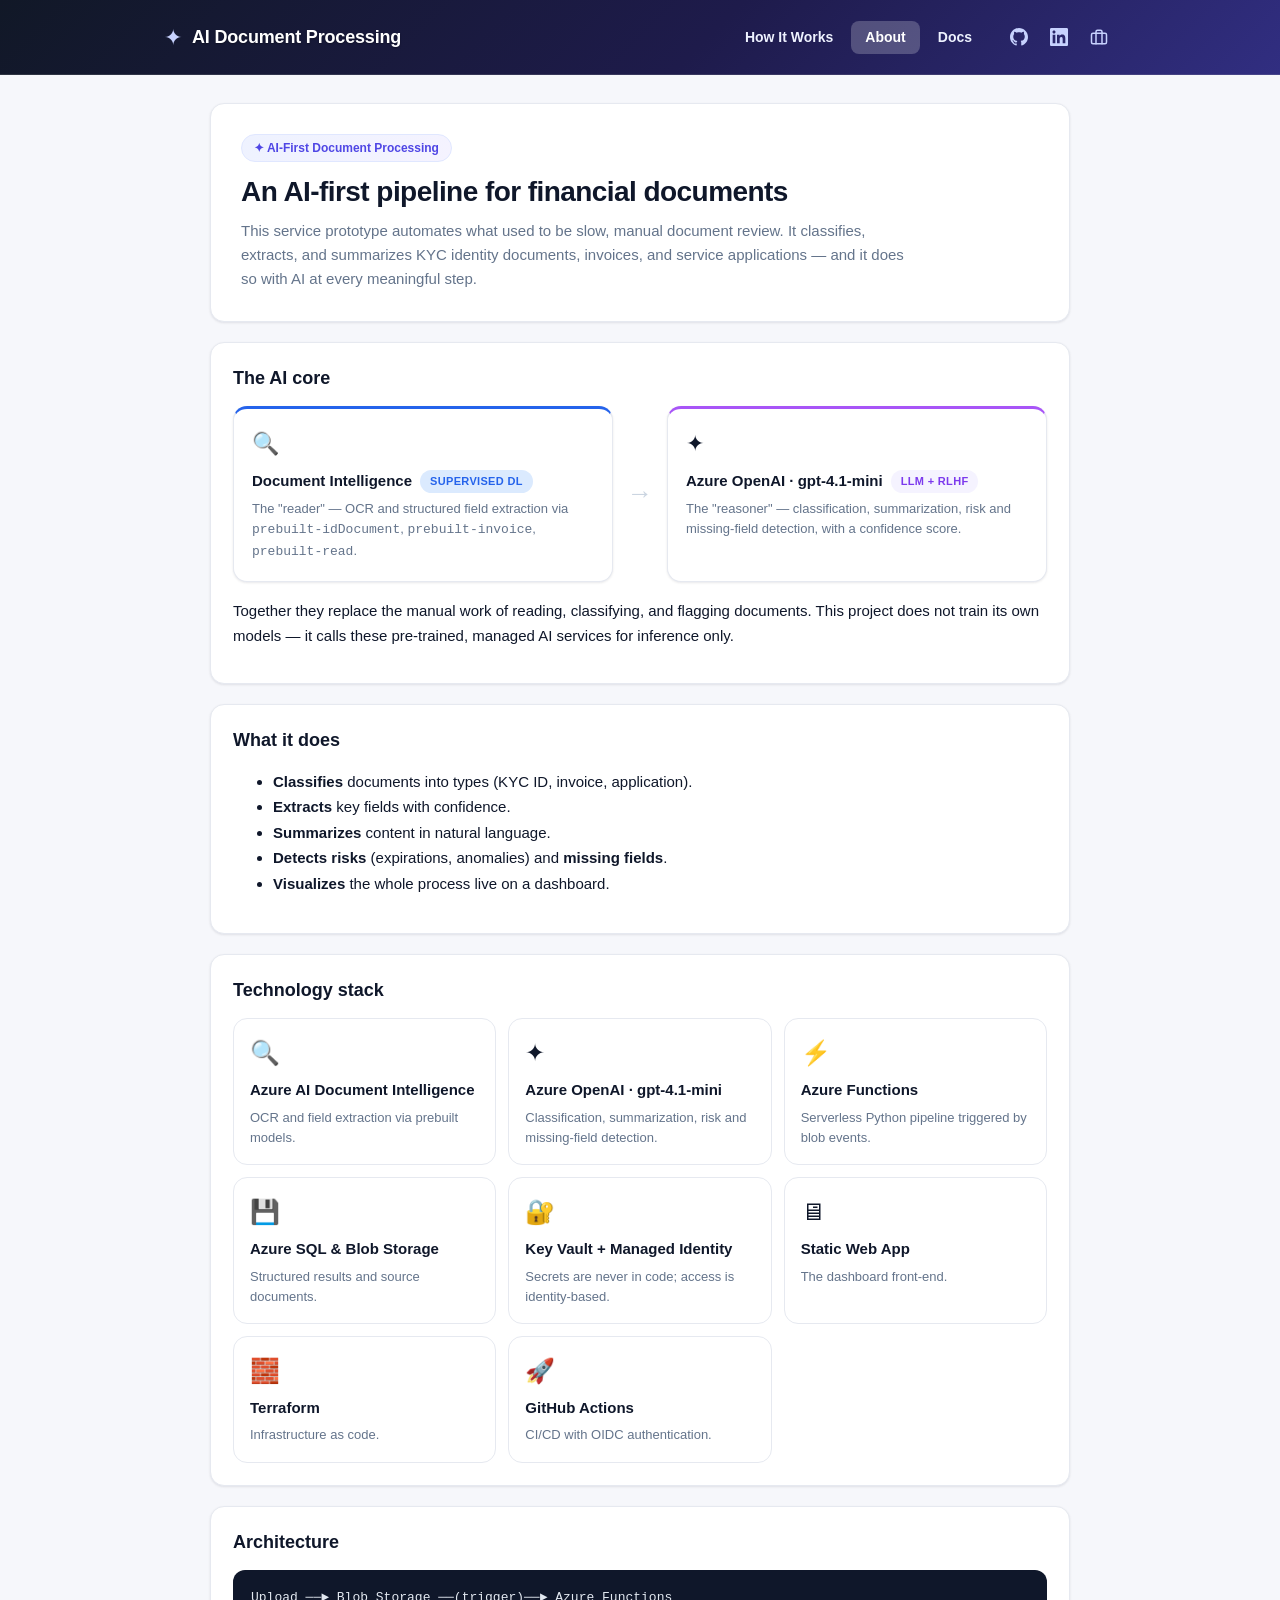
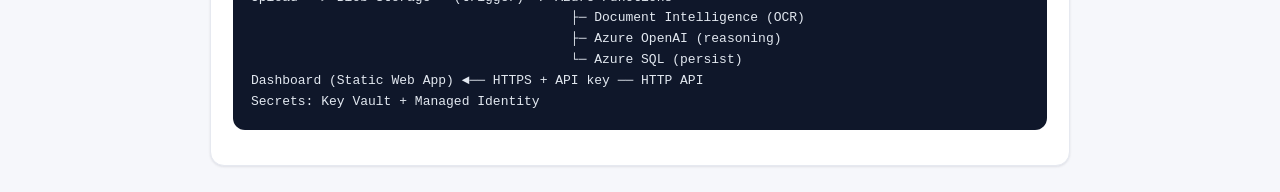
<file: web/about.html>
<!DOCTYPE html>
<html lang="en">
<head>
  <meta charset="UTF-8" />
  <meta name="viewport" content="width=device-width, initial-scale=1.0" />
  <title>About — AI Document Processing</title>
  <link rel="stylesheet" href="styles.css" />
</head>
<body>
  <header class="topbar">
    <div class="topbar-inner">
      <a class="brand" href="index.html">
        <span class="brand-mark">✦</span>
        <span class="brand-text">AI Document Processing</span>
      </a>
      <div class="topbar-actions">
        <nav class="nav">
          <a href="how-it-works.html" class="nav-link">How It Works</a>
          <a href="about.html" class="nav-link active">About</a>
          <a href="docs.html" class="nav-link">Docs</a>
        </nav>
        <div class="social">
          <a href="https://github.com/scale600/azure-ai-doc" target="_blank" rel="noopener" aria-label="GitHub" title="GitHub"><svg viewBox="0 0 24 24" fill="currentColor" aria-hidden="true"><path d="M12 0C5.37 0 0 5.37 0 12c0 5.31 3.435 9.795 8.205 11.385.6.105.825-.255.825-.57 0-.285-.015-1.23-.015-2.235-3.015.555-3.795-.735-4.035-1.41-.135-.345-.72-1.41-1.23-1.695-.42-.225-1.02-.78-.015-.795.945-.015 1.62.87 1.845 1.23 1.08 1.815 2.805 1.305 3.495.99.105-.78.42-1.305.765-1.605-2.67-.3-5.46-1.335-5.46-5.925 0-1.305.465-2.385 1.23-3.225-.12-.3-.54-1.53.12-3.18 0 0 1.005-.315 3.3 1.23.96-.27 1.98-.405 3-.405s2.04.135 3 .405c2.295-1.56 3.3-1.23 3.3-1.23.66 1.65.24 2.88.12 3.18.765.84 1.23 1.905 1.23 3.225 0 4.605-2.805 5.625-5.475 5.925.435.375.81 1.095.81 2.22 0 1.605-.015 2.895-.015 3.3 0 .315.225.69.825.57C20.565 21.795 24 17.31 24 12c0-6.63-5.37-12-12-12z"/></svg></a>
          <a href="https://www.linkedin.com/in/scale600/" target="_blank" rel="noopener" aria-label="LinkedIn" title="LinkedIn"><svg viewBox="0 0 24 24" fill="currentColor" aria-hidden="true"><path d="M20.447 20.452h-3.554v-5.569c0-1.328-.027-3.037-1.852-3.037-1.853 0-2.136 1.445-2.136 2.939v5.667H9.351V9h3.414v1.561h.046c.477-.9 1.637-1.85 3.37-1.85 3.601 0 4.267 2.37 4.267 5.455v6.286zM5.337 7.433c-1.144 0-2.063-.926-2.063-2.065 0-1.138.92-2.063 2.063-2.063 1.14 0 2.064.925 2.064 2.063 0 1.139-.925 2.065-2.064 2.065zm1.782 13.019H3.555V9h3.564v11.452zM22.225 0H1.771C.792 0 0 .774 0 1.729v20.542C0 23.227.792 24 1.771 24h20.451C23.2 24 24 23.227 24 22.271V1.729C24 .774 23.2 0 22.225 0z"/></svg></a>
          <a href="https://p.techcloudup.com/" target="_blank" rel="noopener" aria-label="Portfolio" title="Portfolio"><svg viewBox="0 0 24 24" fill="none" stroke="currentColor" stroke-width="2" stroke-linecap="round" stroke-linejoin="round" aria-hidden="true"><rect x="2" y="7" width="20" height="14" rx="2" ry="2"/><path d="M16 21V5a2 2 0 0 0-2-2h-4a2 2 0 0 0-2 2v16"/></svg></a>
        </div>
      </div>
    </div>
  </header>

  <main class="page">
    <section class="page-hero">
      <span class="ai-tag">✦ AI-First Document Processing</span>
      <h1>An AI-first pipeline for financial documents</h1>
      <p>This service prototype automates what used to be slow, manual document review. It classifies, extracts, and summarizes KYC identity documents, invoices, and service applications — and it does so with AI at every meaningful step.</p>
    </section>

    <section class="card">
      <h2 class="section-title">The AI core</h2>
      <div class="core-grid">
        <div class="core-card reader">
          <span class="core-icon">🔍</span>
          <div class="core-title">Document Intelligence <span class="ml-tag dl">Supervised DL</span></div>
          <p>The "reader" — OCR and structured field extraction via <code>prebuilt-idDocument</code>, <code>prebuilt-invoice</code>, <code>prebuilt-read</code>.</p>
        </div>
        <span class="core-arrow">→</span>
        <div class="core-card reasoner">
          <span class="core-icon">✦</span>
          <div class="core-title">Azure OpenAI · gpt-4.1-mini <span class="ml-tag llm">LLM + RLHF</span></div>
          <p>The "reasoner" — classification, summarization, risk and missing-field detection, with a confidence score.</p>
        </div>
      </div>
      <div class="prose" style="margin-top:16px;">
        <p>Together they replace the manual work of reading, classifying, and flagging documents. This project does not train its own models — it calls these pre-trained, managed AI services for inference only.</p>
      </div>
    </section>

    <section class="card">
      <h2 class="section-title">What it does</h2>
      <div class="prose">
        <ul>
          <li><strong>Classifies</strong> documents into types (KYC ID, invoice, application).</li>
          <li><strong>Extracts</strong> key fields with confidence.</li>
          <li><strong>Summarizes</strong> content in natural language.</li>
          <li><strong>Detects risks</strong> (expirations, anomalies) and <strong>missing fields</strong>.</li>
          <li><strong>Visualizes</strong> the whole process live on a dashboard.</li>
        </ul>
      </div>
    </section>

    <section class="card">
      <h2 class="section-title">Technology stack</h2>
      <div class="tech-grid">
        <div class="tech-card">
          <span class="tech-icon">🔍</span>
          <h4>Azure AI Document Intelligence</h4>
          <p>OCR and field extraction via prebuilt models.</p>
        </div>
        <div class="tech-card">
          <span class="tech-icon">✦</span>
          <h4>Azure OpenAI · gpt-4.1-mini</h4>
          <p>Classification, summarization, risk and missing-field detection.</p>
        </div>
        <div class="tech-card">
          <span class="tech-icon">⚡</span>
          <h4>Azure Functions</h4>
          <p>Serverless Python pipeline triggered by blob events.</p>
        </div>
        <div class="tech-card">
          <span class="tech-icon">💾</span>
          <h4>Azure SQL &amp; Blob Storage</h4>
          <p>Structured results and source documents.</p>
        </div>
        <div class="tech-card">
          <span class="tech-icon">🔐</span>
          <h4>Key Vault + Managed Identity</h4>
          <p>Secrets are never in code; access is identity-based.</p>
        </div>
        <div class="tech-card">
          <span class="tech-icon">🖥</span>
          <h4>Static Web App</h4>
          <p>The dashboard front-end.</p>
        </div>
        <div class="tech-card">
          <span class="tech-icon">🧱</span>
          <h4>Terraform</h4>
          <p>Infrastructure as code.</p>
        </div>
        <div class="tech-card">
          <span class="tech-icon">🚀</span>
          <h4>GitHub Actions</h4>
          <p>CI/CD with OIDC authentication.</p>
        </div>
      </div>
    </section>

    <section class="card">
      <h2 class="section-title">Architecture</h2>
      <div class="prose">
        <pre style="background:#0f172a;color:#e2e8f0;padding:18px;border-radius:12px;font-size:13px;line-height:1.6;overflow-x:auto;font-family:ui-monospace,Menlo,Consolas,monospace;">
Upload ──► Blob Storage ──(trigger)──► Azure Functions
                                         ├─ Document Intelligence (OCR)
                                         ├─ Azure OpenAI (reasoning)
                                         └─ Azure SQL (persist)
Dashboard (Static Web App) ◄── HTTPS + API key ── HTTP API
Secrets: Key Vault + Managed Identity</pre>
      </div>
    </section>
  </main>
</body>
</html>
</file>
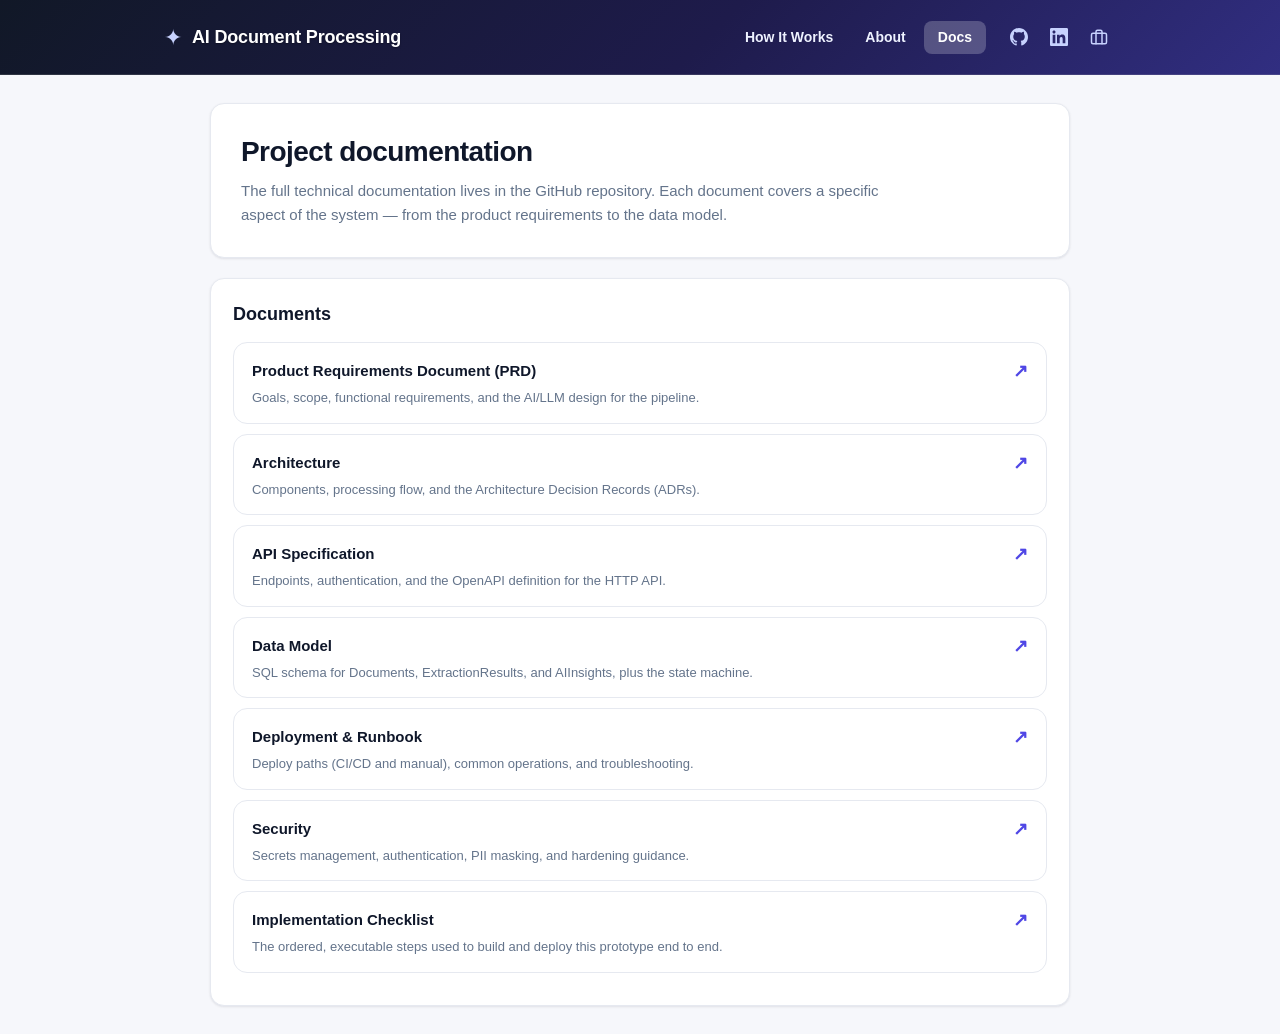
<file: web/docs.html>
<!DOCTYPE html>
<html lang="en">
<head>
  <meta charset="UTF-8" />
  <meta name="viewport" content="width=device-width, initial-scale=1.0" />
  <title>Project Docs — AI Document Processing</title>
  <link rel="stylesheet" href="styles.css" />
</head>
<body>
  <header class="topbar">
    <div class="topbar-inner">
      <a class="brand" href="index.html">
        <span class="brand-mark">✦</span>
        <span class="brand-text">AI Document Processing</span>
      </a>
      <div class="topbar-actions">
        <nav class="nav">
          <a href="how-it-works.html" class="nav-link">How It Works</a>
          <a href="about.html" class="nav-link">About</a>
          <a href="docs.html" class="nav-link active">Docs</a>
        </nav>
        <div class="social">
          <a href="https://github.com/scale600/azure-ai-doc" target="_blank" rel="noopener" aria-label="GitHub" title="GitHub"><svg viewBox="0 0 24 24" fill="currentColor" aria-hidden="true"><path d="M12 0C5.37 0 0 5.37 0 12c0 5.31 3.435 9.795 8.205 11.385.6.105.825-.255.825-.57 0-.285-.015-1.23-.015-2.235-3.015.555-3.795-.735-4.035-1.41-.135-.345-.72-1.41-1.23-1.695-.42-.225-1.02-.78-.015-.795.945-.015 1.62.87 1.845 1.23 1.08 1.815 2.805 1.305 3.495.99.105-.78.42-1.305.765-1.605-2.67-.3-5.46-1.335-5.46-5.925 0-1.305.465-2.385 1.23-3.225-.12-.3-.54-1.53.12-3.18 0 0 1.005-.315 3.3 1.23.96-.27 1.98-.405 3-.405s2.04.135 3 .405c2.295-1.56 3.3-1.23 3.3-1.23.66 1.65.24 2.88.12 3.18.765.84 1.23 1.905 1.23 3.225 0 4.605-2.805 5.625-5.475 5.925.435.375.81 1.095.81 2.22 0 1.605-.015 2.895-.015 3.3 0 .315.225.69.825.57C20.565 21.795 24 17.31 24 12c0-6.63-5.37-12-12-12z"/></svg></a>
          <a href="https://www.linkedin.com/in/scale600/" target="_blank" rel="noopener" aria-label="LinkedIn" title="LinkedIn"><svg viewBox="0 0 24 24" fill="currentColor" aria-hidden="true"><path d="M20.447 20.452h-3.554v-5.569c0-1.328-.027-3.037-1.852-3.037-1.853 0-2.136 1.445-2.136 2.939v5.667H9.351V9h3.414v1.561h.046c.477-.9 1.637-1.85 3.37-1.85 3.601 0 4.267 2.37 4.267 5.455v6.286zM5.337 7.433c-1.144 0-2.063-.926-2.063-2.065 0-1.138.92-2.063 2.063-2.063 1.14 0 2.064.925 2.064 2.063 0 1.139-.925 2.065-2.064 2.065zm1.782 13.019H3.555V9h3.564v11.452zM22.225 0H1.771C.792 0 0 .774 0 1.729v20.542C0 23.227.792 24 1.771 24h20.451C23.2 24 24 23.227 24 22.271V1.729C24 .774 23.2 0 22.225 0z"/></svg></a>
          <a href="https://p.techcloudup.com/" target="_blank" rel="noopener" aria-label="Portfolio" title="Portfolio"><svg viewBox="0 0 24 24" fill="none" stroke="currentColor" stroke-width="2" stroke-linecap="round" stroke-linejoin="round" aria-hidden="true"><rect x="2" y="7" width="20" height="14" rx="2" ry="2"/><path d="M16 21V5a2 2 0 0 0-2-2h-4a2 2 0 0 0-2 2v16"/></svg></a>
        </div>
      </div>
    </div>
  </header>

  <main class="page">
    <section class="page-hero">
      <h1>Project documentation</h1>
      <p>The full technical documentation lives in the GitHub repository. Each document covers a specific aspect of the system — from the product requirements to the data model.</p>
    </section>

    <section class="card">
      <h2 class="section-title">Documents</h2>

      <a class="doc-link" href="https://github.com/scale600/azure-ai-doc/blob/main/PRD.md" target="_blank" rel="noopener">
        <div class="doc-name">Product Requirements Document (PRD) <span class="arrow">↗</span></div>
        <div class="doc-desc">Goals, scope, functional requirements, and the AI/LLM design for the pipeline.</div>
      </a>

      <a class="doc-link" href="https://github.com/scale600/azure-ai-doc/blob/main/docs/architecture.md" target="_blank" rel="noopener">
        <div class="doc-name">Architecture <span class="arrow">↗</span></div>
        <div class="doc-desc">Components, processing flow, and the Architecture Decision Records (ADRs).</div>
      </a>

      <a class="doc-link" href="https://github.com/scale600/azure-ai-doc/blob/main/docs/api-spec.md" target="_blank" rel="noopener">
        <div class="doc-name">API Specification <span class="arrow">↗</span></div>
        <div class="doc-desc">Endpoints, authentication, and the OpenAPI definition for the HTTP API.</div>
      </a>

      <a class="doc-link" href="https://github.com/scale600/azure-ai-doc/blob/main/docs/data-model.md" target="_blank" rel="noopener">
        <div class="doc-name">Data Model <span class="arrow">↗</span></div>
        <div class="doc-desc">SQL schema for Documents, ExtractionResults, and AIInsights, plus the state machine.</div>
      </a>

      <a class="doc-link" href="https://github.com/scale600/azure-ai-doc/blob/main/docs/deployment.md" target="_blank" rel="noopener">
        <div class="doc-name">Deployment &amp; Runbook <span class="arrow">↗</span></div>
        <div class="doc-desc">Deploy paths (CI/CD and manual), common operations, and troubleshooting.</div>
      </a>

      <a class="doc-link" href="https://github.com/scale600/azure-ai-doc/blob/main/docs/security.md" target="_blank" rel="noopener">
        <div class="doc-name">Security <span class="arrow">↗</span></div>
        <div class="doc-desc">Secrets management, authentication, PII masking, and hardening guidance.</div>
      </a>

      <a class="doc-link" href="https://github.com/scale600/azure-ai-doc/blob/main/docs/implementation-checklist.md" target="_blank" rel="noopener">
        <div class="doc-name">Implementation Checklist <span class="arrow">↗</span></div>
        <div class="doc-desc">The ordered, executable steps used to build and deploy this prototype end to end.</div>
      </a>
    </section>
  </main>
</body>
</html>
</file>
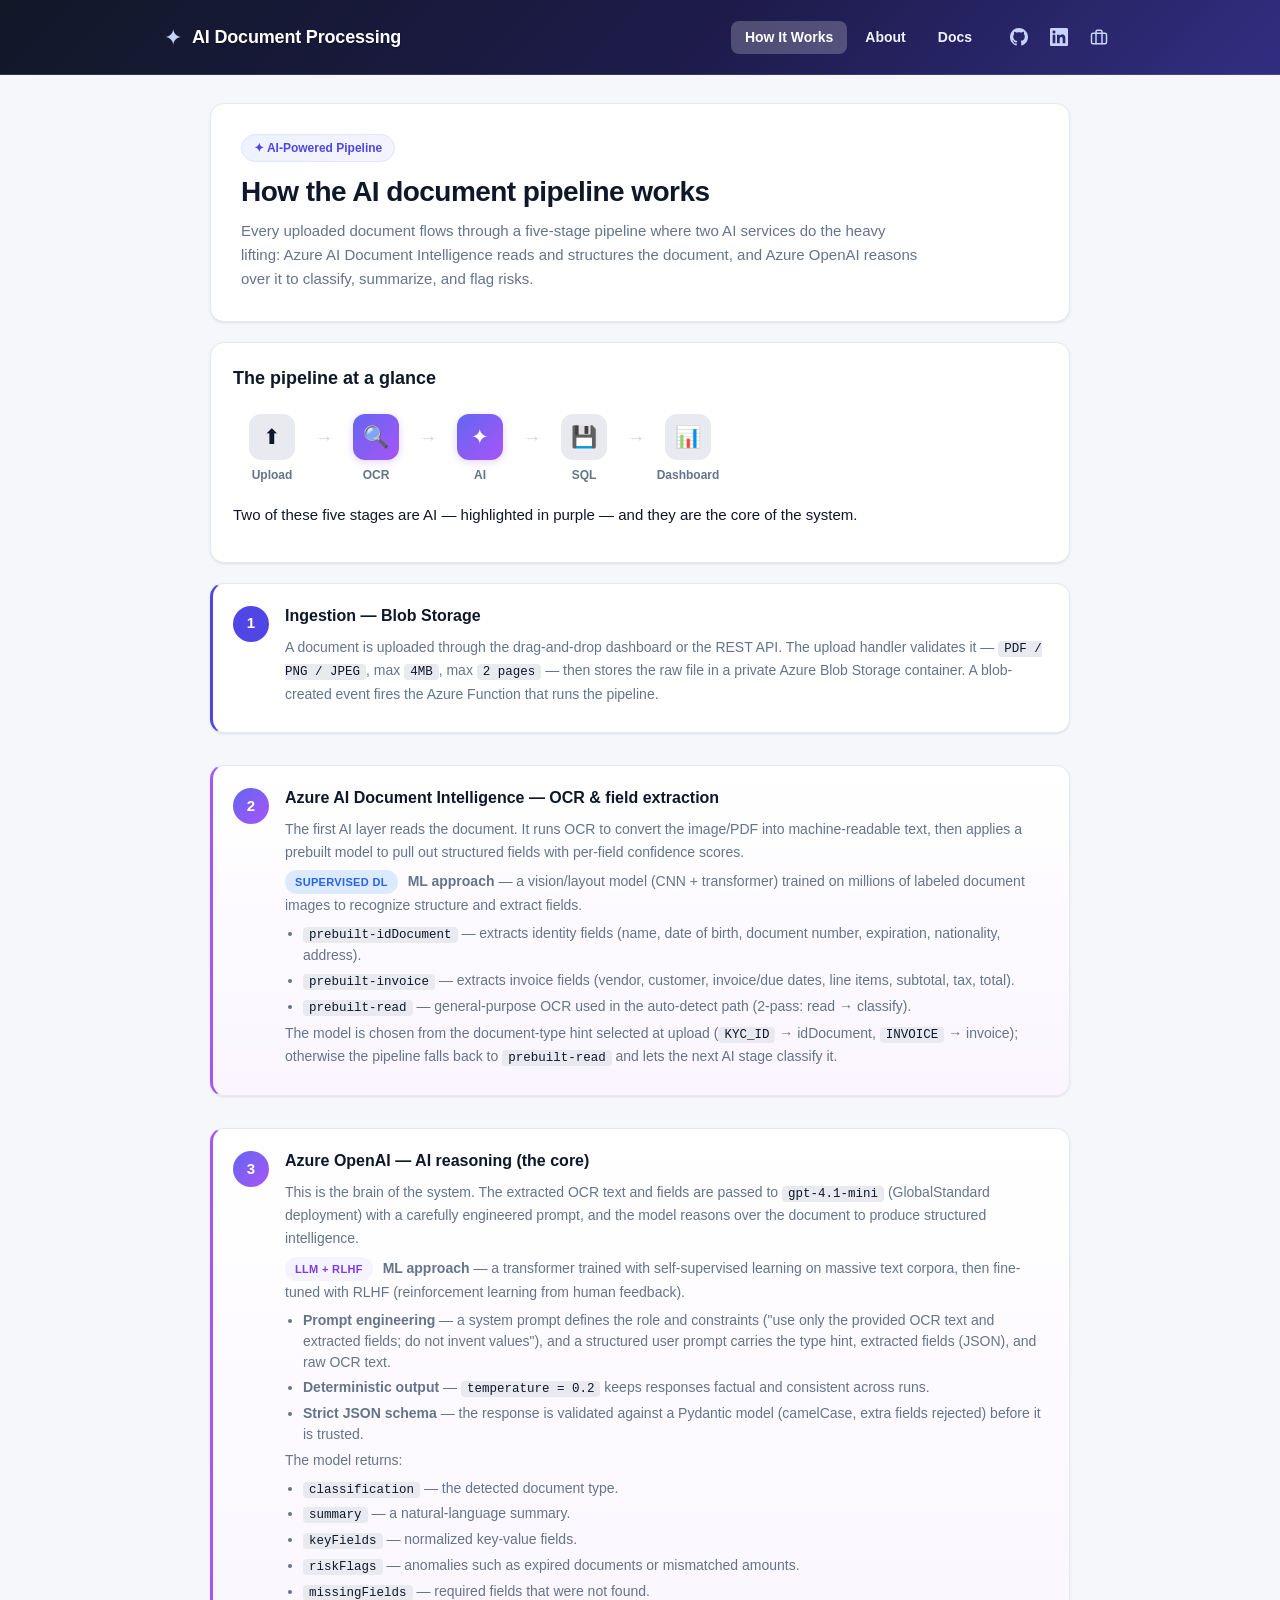
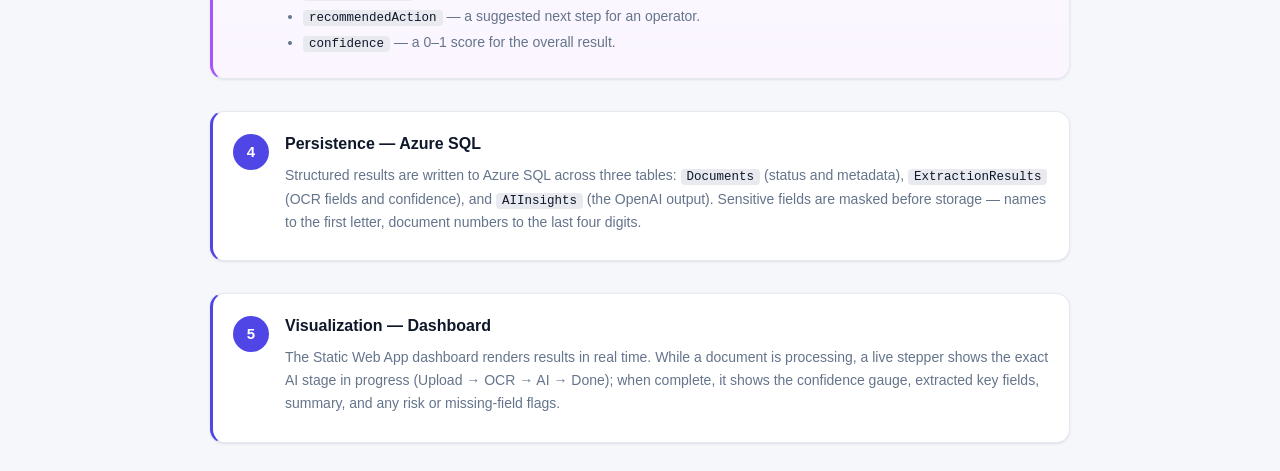
<file: web/how-it-works.html>
<!DOCTYPE html>
<html lang="en">
<head>
  <meta charset="UTF-8" />
  <meta name="viewport" content="width=device-width, initial-scale=1.0" />
  <title>How It Works — AI Document Processing</title>
  <link rel="stylesheet" href="styles.css" />
</head>
<body>
  <header class="topbar">
    <div class="topbar-inner">
      <a class="brand" href="index.html">
        <span class="brand-mark">✦</span>
        <span class="brand-text">AI Document Processing</span>
      </a>
      <div class="topbar-actions">
        <nav class="nav">
          <a href="how-it-works.html" class="nav-link active">How It Works</a>
          <a href="about.html" class="nav-link">About</a>
          <a href="docs.html" class="nav-link">Docs</a>
        </nav>
        <div class="social">
          <a href="https://github.com/scale600/azure-ai-doc" target="_blank" rel="noopener" aria-label="GitHub" title="GitHub"><svg viewBox="0 0 24 24" fill="currentColor" aria-hidden="true"><path d="M12 0C5.37 0 0 5.37 0 12c0 5.31 3.435 9.795 8.205 11.385.6.105.825-.255.825-.57 0-.285-.015-1.23-.015-2.235-3.015.555-3.795-.735-4.035-1.41-.135-.345-.72-1.41-1.23-1.695-.42-.225-1.02-.78-.015-.795.945-.015 1.62.87 1.845 1.23 1.08 1.815 2.805 1.305 3.495.99.105-.78.42-1.305.765-1.605-2.67-.3-5.46-1.335-5.46-5.925 0-1.305.465-2.385 1.23-3.225-.12-.3-.54-1.53.12-3.18 0 0 1.005-.315 3.3 1.23.96-.27 1.98-.405 3-.405s2.04.135 3 .405c2.295-1.56 3.3-1.23 3.3-1.23.66 1.65.24 2.88.12 3.18.765.84 1.23 1.905 1.23 3.225 0 4.605-2.805 5.625-5.475 5.925.435.375.81 1.095.81 2.22 0 1.605-.015 2.895-.015 3.3 0 .315.225.69.825.57C20.565 21.795 24 17.31 24 12c0-6.63-5.37-12-12-12z"/></svg></a>
          <a href="https://www.linkedin.com/in/scale600/" target="_blank" rel="noopener" aria-label="LinkedIn" title="LinkedIn"><svg viewBox="0 0 24 24" fill="currentColor" aria-hidden="true"><path d="M20.447 20.452h-3.554v-5.569c0-1.328-.027-3.037-1.852-3.037-1.853 0-2.136 1.445-2.136 2.939v5.667H9.351V9h3.414v1.561h.046c.477-.9 1.637-1.85 3.37-1.85 3.601 0 4.267 2.37 4.267 5.455v6.286zM5.337 7.433c-1.144 0-2.063-.926-2.063-2.065 0-1.138.92-2.063 2.063-2.063 1.14 0 2.064.925 2.064 2.063 0 1.139-.925 2.065-2.064 2.065zm1.782 13.019H3.555V9h3.564v11.452zM22.225 0H1.771C.792 0 0 .774 0 1.729v20.542C0 23.227.792 24 1.771 24h20.451C23.2 24 24 23.227 24 22.271V1.729C24 .774 23.2 0 22.225 0z"/></svg></a>
          <a href="https://p.techcloudup.com/" target="_blank" rel="noopener" aria-label="Portfolio" title="Portfolio"><svg viewBox="0 0 24 24" fill="none" stroke="currentColor" stroke-width="2" stroke-linecap="round" stroke-linejoin="round" aria-hidden="true"><rect x="2" y="7" width="20" height="14" rx="2" ry="2"/><path d="M16 21V5a2 2 0 0 0-2-2h-4a2 2 0 0 0-2 2v16"/></svg></a>
        </div>
      </div>
    </div>
  </header>

  <main class="page">
    <section class="page-hero">
      <span class="ai-tag">✦ AI-Powered Pipeline</span>
      <h1>How the AI document pipeline works</h1>
      <p>Every uploaded document flows through a five-stage pipeline where two AI services do the heavy lifting: Azure AI Document Intelligence reads and structures the document, and Azure OpenAI reasons over it to classify, summarize, and flag risks.</p>
    </section>

    <section class="card">
      <h2 class="section-title">The pipeline at a glance</h2>
      <div class="flow-overview">
        <div class="flow-step"><span class="flow-icon">⬆</span><span class="flow-label">Upload</span></div>
        <span class="flow-arrow">→</span>
        <div class="flow-step ai"><span class="flow-icon">🔍</span><span class="flow-label">OCR</span></div>
        <span class="flow-arrow">→</span>
        <div class="flow-step ai"><span class="flow-icon">✦</span><span class="flow-label">AI</span></div>
        <span class="flow-arrow">→</span>
        <div class="flow-step"><span class="flow-icon">💾</span><span class="flow-label">SQL</span></div>
        <span class="flow-arrow">→</span>
        <div class="flow-step"><span class="flow-icon">📊</span><span class="flow-label">Dashboard</span></div>
      </div>
      <div class="prose" style="margin-top:14px;">
        <p>Two of these five stages are AI — highlighted in purple — and they are the core of the system.</p>
      </div>
    </section>

    <div class="stage">
      <span class="stage-num">1</span>
      <div>
        <h3>Ingestion — Blob Storage</h3>
        <p>A document is uploaded through the drag-and-drop dashboard or the REST API. The upload handler validates it — <code>PDF / PNG / JPEG</code>, max <code>4MB</code>, max <code>2 pages</code> — then stores the raw file in a private Azure Blob Storage container. A blob-created event fires the Azure Function that runs the pipeline.</p>
      </div>
    </div>

    <div class="stage ai-stage">
      <span class="stage-num">2</span>
      <div>
        <h3>Azure AI Document Intelligence — OCR &amp; field extraction</h3>
        <p>The first AI layer reads the document. It runs OCR to convert the image/PDF into machine-readable text, then applies a prebuilt model to pull out structured fields with per-field confidence scores.</p>
        <p><span class="ml-tag dl">Supervised DL</span> <strong>ML approach</strong> — a vision/layout model (CNN + transformer) trained on millions of labeled document images to recognize structure and extract fields.</p>
        <ul>
          <li><code>prebuilt-idDocument</code> — extracts identity fields (name, date of birth, document number, expiration, nationality, address).</li>
          <li><code>prebuilt-invoice</code> — extracts invoice fields (vendor, customer, invoice/due dates, line items, subtotal, tax, total).</li>
          <li><code>prebuilt-read</code> — general-purpose OCR used in the auto-detect path (2-pass: read → classify).</li>
        </ul>
        <p>The model is chosen from the document-type hint selected at upload (<code>KYC_ID</code> → idDocument, <code>INVOICE</code> → invoice); otherwise the pipeline falls back to <code>prebuilt-read</code> and lets the next AI stage classify it.</p>
      </div>
    </div>

    <div class="stage ai-stage">
      <span class="stage-num">3</span>
      <div>
        <h3>Azure OpenAI — AI reasoning (the core)</h3>
        <p>This is the brain of the system. The extracted OCR text and fields are passed to <code>gpt-4.1-mini</code> (GlobalStandard deployment) with a carefully engineered prompt, and the model reasons over the document to produce structured intelligence.</p>
        <p><span class="ml-tag llm">LLM + RLHF</span> <strong>ML approach</strong> — a transformer trained with self-supervised learning on massive text corpora, then fine-tuned with RLHF (reinforcement learning from human feedback).</p>
        <ul>
          <li><strong>Prompt engineering</strong> — a system prompt defines the role and constraints ("use only the provided OCR text and extracted fields; do not invent values"), and a structured user prompt carries the type hint, extracted fields (JSON), and raw OCR text.</li>
          <li><strong>Deterministic output</strong> — <code>temperature = 0.2</code> keeps responses factual and consistent across runs.</li>
          <li><strong>Strict JSON schema</strong> — the response is validated against a Pydantic model (camelCase, extra fields rejected) before it is trusted.</li>
        </ul>
        <p>The model returns:</p>
        <ul>
          <li><code>classification</code> — the detected document type.</li>
          <li><code>summary</code> — a natural-language summary.</li>
          <li><code>keyFields</code> — normalized key-value fields.</li>
          <li><code>riskFlags</code> — anomalies such as expired documents or mismatched amounts.</li>
          <li><code>missingFields</code> — required fields that were not found.</li>
          <li><code>recommendedAction</code> — a suggested next step for an operator.</li>
          <li><code>confidence</code> — a 0–1 score for the overall result.</li>
        </ul>
      </div>
    </div>

    <div class="stage">
      <span class="stage-num">4</span>
      <div>
        <h3>Persistence — Azure SQL</h3>
        <p>Structured results are written to Azure SQL across three tables: <code>Documents</code> (status and metadata), <code>ExtractionResults</code> (OCR fields and confidence), and <code>AIInsights</code> (the OpenAI output). Sensitive fields are masked before storage — names to the first letter, document numbers to the last four digits.</p>
      </div>
    </div>

    <div class="stage">
      <span class="stage-num">5</span>
      <div>
        <h3>Visualization — Dashboard</h3>
        <p>The Static Web App dashboard renders results in real time. While a document is processing, a live stepper shows the exact AI stage in progress (Upload → OCR → AI → Done); when complete, it shows the confidence gauge, extracted key fields, summary, and any risk or missing-field flags.</p>
      </div>
    </div>
  </main>
</body>
</html>
</file>
<file: web/styles.css>
:root {
  --bg: #f6f7fb;
  --surface: #ffffff;
  --border: #e6e9f0;
  --text: #0f172a;
  --muted: #64748b;
  --primary: #4f46e5;
  --primary-hover: #4338ca;
  --primary-soft: #eef2ff;
  --green: #059669;
  --green-bg: #d1fae5;
  --red: #dc2626;
  --red-bg: #fee2e2;
  --amber: #d97706;
  --amber-bg: #fef3c7;
  --blue: #2563eb;
  --blue-bg: #dbeafe;
  --gray-bg: #e8eaf0;
  --gray: #475569;
  --radius: 14px;
  --shadow-sm: 0 1px 2px rgba(15, 23, 42, 0.04), 0 1px 3px rgba(15, 23, 42, 0.06);
  --shadow-md: 0 4px 12px -2px rgba(15, 23, 42, 0.08), 0 2px 6px -2px rgba(15, 23, 42, 0.05);
}

* {
  box-sizing: border-box;
}

body {
  margin: 0;
  font-family: -apple-system, BlinkMacSystemFont, "Segoe UI", Roboto, "Inter", Helvetica, Arial, sans-serif;
  background: var(--bg);
  color: var(--text);
  line-height: 1.5;
  -webkit-font-smoothing: antialiased;
}

/* --- Header --- */
.topbar {
  background: linear-gradient(135deg, #111827 0%, #1e1b4b 55%, #312e81 100%);
  color: #fff;
  border-bottom: 1px solid rgba(255, 255, 255, 0.12);
}

.topbar-inner {
  max-width: 1000px;
  margin: 0 auto;
  padding: 20px 24px;
  display: flex;
  align-items: center;
  justify-content: space-between;
  gap: 16px;
  flex-wrap: wrap;
}

.brand {
  display: flex;
  align-items: center;
  gap: 10px;
}

.brand-mark {
  font-size: 22px;
  color: #c7d2fe;
}

.brand-text {
  font-size: 18px;
  font-weight: 700;
  letter-spacing: -0.01em;
  text-shadow: 0 1px 2px rgba(0, 0, 0, 0.35);
}

.subtitle {
  color: #a5b4fc;
  font-size: 13px;
}

/* --- Layout --- */
.container {
  max-width: 1000px;
  margin: 28px auto;
  padding: 0 20px;
  display: flex;
  flex-direction: column;
  gap: 20px;
}

.card {
  background: var(--surface);
  border: 1px solid var(--border);
  border-radius: var(--radius);
  padding: 22px;
  box-shadow: var(--shadow-sm);
}

.card-heading {
  display: flex;
  justify-content: space-between;
  align-items: flex-start;
  margin-bottom: 16px;
  gap: 12px;
}

.card-heading h2 {
  margin: 0;
  font-size: 16px;
  font-weight: 700;
}

.card-sub {
  margin: 3px 0 0;
  font-size: 13px;
  color: var(--muted);
}

.card-tag {
  font-size: 11px;
  color: var(--muted);
  background: var(--gray-bg);
  padding: 3px 10px;
  border-radius: 999px;
  white-space: nowrap;
}

h3 {
  margin: 18px 0 8px;
  font-size: 11px;
  color: var(--muted);
  text-transform: uppercase;
  letter-spacing: 0.06em;
  font-weight: 600;
}

/* --- Stats --- */
.stats {
  display: grid;
  grid-template-columns: repeat(4, 1fr);
  gap: 14px;
}

.stat {
  background: var(--surface);
  border: 1px solid var(--border);
  border-radius: var(--radius);
  padding: 16px;
  display: flex;
  align-items: center;
  gap: 12px;
  box-shadow: var(--shadow-sm);
}

.stat-icon {
  width: 40px;
  height: 40px;
  border-radius: 10px;
  display: flex;
  align-items: center;
  justify-content: center;
  font-size: 18px;
  background: var(--primary-soft);
  flex-shrink: 0;
}

.stat-icon.stat-ok { background: var(--green-bg); }
.stat-icon.stat-err { background: var(--red-bg); }
.stat-icon.stat-rate { background: var(--blue-bg); }

.stat-body {
  display: flex;
  flex-direction: column;
}

.stat-value {
  font-size: 22px;
  font-weight: 700;
  line-height: 1.2;
}

.stat-label {
  font-size: 12px;
  color: var(--muted);
}

/* --- Dropzone --- */
.dropzone {
  border: 2px dashed #c7cde1;
  border-radius: var(--radius);
  padding: 30px 16px;
  text-align: center;
  cursor: pointer;
  transition: border-color 0.18s, background 0.18s, box-shadow 0.18s;
  outline: none;
}

.dropzone:hover,
.dropzone:focus {
  border-color: var(--primary);
  background: var(--primary-soft);
}

.dropzone.dragover {
  border-color: var(--primary);
  background: var(--primary-soft);
  box-shadow: inset 0 0 0 1px var(--primary);
}

.dropzone-icon {
  font-size: 28px;
  color: var(--primary);
}

.dropzone-text {
  margin: 10px 0 0;
  font-size: 15px;
  font-weight: 500;
}

.browse {
  color: var(--primary);
  text-decoration: underline;
  text-underline-offset: 2px;
}

.dropzone-hint {
  margin: 5px 0 0;
  font-size: 12px;
  color: var(--muted);
}

.upload-controls {
  display: flex;
  gap: 12px;
  align-items: center;
  margin-top: 14px;
  flex-wrap: wrap;
}

.selected-file {
  flex: 1 1 200px;
  font-size: 13px;
  color: var(--muted);
  overflow: hidden;
  text-overflow: ellipsis;
  white-space: nowrap;
}

select,
button {
  padding: 9px 14px;
  border: 1px solid var(--border);
  border-radius: 8px;
  font-size: 14px;
  font-family: inherit;
  background: var(--surface);
  color: var(--text);
}

button {
  background: var(--primary);
  color: #fff;
  border: none;
  cursor: pointer;
  font-weight: 600;
  transition: background 0.15s, transform 0.05s;
}

button:hover {
  background: var(--primary-hover);
}

button:active {
  transform: translateY(1px);
}

button:disabled {
  background: var(--gray-bg);
  color: var(--gray);
  cursor: not-allowed;
}

button.link {
  background: none;
  color: var(--primary);
  padding: 0;
  text-decoration: underline;
  text-underline-offset: 2px;
  font-weight: 500;
}

button.icon-btn {
  background: none;
  color: var(--muted);
  border: 1px solid var(--border);
  padding: 5px 11px;
  font-size: 16px;
  line-height: 1;
}

button.icon-btn:hover {
  background: var(--gray-bg);
  color: var(--text);
}

.status {
  margin-top: 12px;
  font-size: 13px;
  color: var(--muted);
}

/* --- Filter tabs --- */
.filter-tabs {
  display: flex;
  gap: 6px;
  flex-wrap: wrap;
  margin-bottom: 16px;
}

.filter-tab {
  background: var(--surface);
  color: var(--muted);
  border: 1px solid var(--border);
  border-radius: 999px;
  padding: 5px 13px;
  font-size: 13px;
  font-weight: 500;
}

.filter-tab:hover {
  border-color: var(--primary);
  color: var(--primary);
}

.filter-tab.active {
  background: var(--primary);
  color: #fff;
  border-color: var(--primary);
}

.count {
  display: inline-block;
  background: rgba(15, 23, 42, 0.07);
  border-radius: 999px;
  padding: 0 7px;
  font-size: 11px;
  margin-left: 3px;
}

.filter-tab.active .count {
  background: rgba(255, 255, 255, 0.25);
}

/* --- Table --- */
.doc-table {
  width: 100%;
  border-collapse: collapse;
  font-size: 14px;
}

.doc-table th,
.doc-table td {
  text-align: left;
  padding: 10px;
  border-bottom: 1px solid var(--border);
  vertical-align: top;
}

.doc-table th {
  color: var(--muted);
  font-weight: 600;
  font-size: 11px;
  text-transform: uppercase;
  letter-spacing: 0.04em;
}

.doc-table tbody tr:hover {
  background: #fafbfe;
}

.empty {
  color: var(--muted);
  text-align: center;
  padding: 26px 0;
}

/* --- Badges --- */
.badge {
  display: inline-block;
  padding: 3px 9px;
  border-radius: 999px;
  font-size: 12px;
  font-weight: 600;
  white-space: nowrap;
}

.badge-gray { background: var(--gray-bg); color: var(--gray); }
.badge-blue { background: var(--blue-bg); color: var(--blue); }
.badge-green { background: var(--green-bg); color: var(--green); }
.badge-red { background: var(--red-bg); color: var(--red); }

/* --- AI Pipeline stepper --- */
.pipeline {
  display: flex;
  align-items: flex-start;
  gap: 2px;
  padding: 4px 0;
}

.pipe-step {
  display: flex;
  flex-direction: column;
  align-items: center;
  gap: 5px;
  min-width: 48px;
}

.pipe-dot {
  width: 26px;
  height: 26px;
  border-radius: 50%;
  display: flex;
  align-items: center;
  justify-content: center;
  font-size: 12px;
  background: var(--gray-bg);
  color: var(--muted);
  transition: all 0.3s;
}

.pipe-label {
  font-size: 10px;
  color: var(--muted);
  text-transform: uppercase;
  letter-spacing: 0.04em;
  font-weight: 600;
  white-space: nowrap;
}

.pipe-step.done .pipe-dot {
  background: var(--green-bg);
  color: var(--green);
}

.pipe-step.done .pipe-label {
  color: var(--green);
}

.pipe-step.active .pipe-dot {
  background: var(--primary);
  color: #fff;
  animation: pulse 1.5s ease-in-out infinite;
  box-shadow: 0 0 0 5px var(--primary-soft);
}

.pipe-step.active .pipe-label {
  color: var(--primary);
}

.pipe-step.active.is-ai .pipe-dot {
  background: linear-gradient(135deg, #6366f1, #a855f7);
  animation: aiGlow 1.5s ease-in-out infinite;
}

.pipe-step.failed .pipe-dot {
  background: var(--red-bg);
  color: var(--red);
}

.pipe-line {
  flex: 1;
  height: 2px;
  background: var(--border);
  margin-top: 12px;
  min-width: 8px;
  border-radius: 2px;
  transition: background 0.3s;
}

.pipe-line.done {
  background: var(--green);
}

/* --- Detail --- */
.detail-grid {
  display: grid;
  grid-template-columns: 130px 1fr;
  gap: 9px 14px;
  font-size: 14px;
}

.detail-grid > div:nth-child(odd) {
  color: var(--muted);
}

.error-box {
  background: var(--red-bg);
  color: var(--red);
  border: 1px solid #fca5a5;
  border-radius: 10px;
  padding: 12px 14px;
  font-size: 13px;
  margin: 14px 0;
  word-break: break-word;
}

.confidence {
  display: flex;
  align-items: center;
  gap: 10px;
  max-width: 360px;
}

.confidence-bar {
  flex: 1;
  height: 8px;
  background: var(--gray-bg);
  border-radius: 999px;
  overflow: hidden;
}

.confidence-fill {
  height: 100%;
  border-radius: 999px;
  transition: width 0.4s ease;
}

.confidence-fill.high { background: var(--green); }
.confidence-fill.mid { background: var(--amber); }
.confidence-fill.low { background: var(--red); }

.confidence-value {
  font-weight: 700;
  font-size: 13px;
  min-width: 42px;
  text-align: right;
}

.pills {
  display: flex;
  flex-wrap: wrap;
  gap: 7px;
}

.pill {
  display: inline-flex;
  align-items: center;
  gap: 6px;
  padding: 5px 12px;
  border-radius: 999px;
  font-size: 13px;
  font-weight: 500;
}

.pill.risk { background: var(--red-bg); color: var(--red); }
.pill.missing { background: var(--amber-bg); color: var(--amber); }

.kv-list {
  list-style: none;
  margin: 0;
  padding: 12px 14px;
  background: #fafbfe;
  border: 1px solid var(--border);
  border-radius: 10px;
  display: flex;
  flex-direction: column;
  gap: 8px;
}

.kv-list li {
  display: flex;
  gap: 12px;
  font-size: 14px;
}

.kv-list .k {
  color: var(--muted);
  min-width: 170px;
  font-weight: 600;
  font-size: 13px;
}

.muted-note {
  color: var(--muted);
  font-size: 13px;
}

/* --- Spinner / shimmer --- */
.spinner {
  display: inline-block;
  width: 15px;
  height: 15px;
  border: 2px solid var(--border);
  border-top-color: var(--primary);
  border-radius: 50%;
  animation: spin 0.7s linear infinite;
  vertical-align: -2px;
  margin-right: 6px;
}

@keyframes spin { to { transform: rotate(360deg); } }

@keyframes pulse {
  0%, 100% { transform: scale(1); opacity: 1; }
  50% { transform: scale(1.12); opacity: 0.85; }
}

@keyframes aiGlow {
  0%, 100% { box-shadow: 0 0 0 4px rgba(168, 85, 247, 0.18); }
  50% { box-shadow: 0 0 0 8px rgba(168, 85, 247, 0.06); }
}

@keyframes twinkle {
  0%, 100% { opacity: 1; }
  50% { opacity: 0.5; }
}

/* --- Responsive --- */
@media (max-width: 700px) {
  .stats {
    grid-template-columns: repeat(2, 1fr);
  }
  .detail-grid {
    grid-template-columns: 110px 1fr;
  }
  .kv-list .k {
    min-width: 120px;
  }
  .pipe-step {
    min-width: 40px;
  }
}

/* --- Navigation --- */
.nav {
  display: flex;
  gap: 4px;
  align-items: center;
  flex-wrap: wrap;
}

.nav-link {
  color: #eef2ff;
  text-decoration: none;
  font-size: 14px;
  font-weight: 600;
  padding: 6px 14px;
  border-radius: 8px;
  transition: background 0.15s, color 0.15s;
}

.nav-link:hover {
  background: rgba(255, 255, 255, 0.14);
  color: #fff;
}

.nav-link.active {
  background: rgba(255, 255, 255, 0.22);
  color: #fff;
}

.topbar-actions {
  display: flex;
  align-items: center;
  gap: 16px;
  flex-wrap: wrap;
}

.social {
  display: flex;
  align-items: center;
  gap: 6px;
}

.social a {
  color: #c7d2fe;
  width: 34px;
  height: 34px;
  display: flex;
  align-items: center;
  justify-content: center;
  border-radius: 8px;
  transition: background 0.15s, color 0.15s;
}

.social a:hover {
  background: rgba(255, 255, 255, 0.12);
  color: #fff;
}

.social svg {
  width: 18px;
  height: 18px;
}

.brand {
  color: #fff;
  text-decoration: none;
  display: flex;
  align-items: center;
  gap: 10px;
}

/* --- Content pages (About / How It Works / Docs) --- */
.page {
  max-width: 900px;
  margin: 28px auto;
  padding: 0 20px;
  display: flex;
  flex-direction: column;
  gap: 20px;
}

.page-hero {
  background: var(--surface);
  border: 1px solid var(--border);
  border-radius: var(--radius);
  padding: 30px;
  box-shadow: var(--shadow-sm);
}

.page-hero h1 {
  margin: 0 0 10px;
  font-size: 28px;
  letter-spacing: -0.02em;
  line-height: 1.25;
}

.page-hero p {
  margin: 0;
  color: var(--muted);
  font-size: 15px;
  max-width: 680px;
  line-height: 1.6;
}

.ai-tag {
  display: inline-flex;
  align-items: center;
  gap: 6px;
  background: linear-gradient(135deg, #eef2ff, #f5f3ff);
  color: #4f46e5;
  border: 1px solid #e0e7ff;
  font-size: 12px;
  font-weight: 600;
  padding: 4px 12px;
  border-radius: 999px;
  margin-bottom: 12px;
}

.section-title {
  margin: 0 0 14px;
  font-size: 18px;
  font-weight: 700;
}

.prose {
  font-size: 15px;
  line-height: 1.7;
}

.prose p {
  margin: 0 0 12px;
}

.prose strong {
  color: var(--text);
}

/* --- Pipeline stages --- */
.stage {
  display: flex;
  gap: 16px;
  background: var(--surface);
  border: 1px solid var(--border);
  border-left: 3px solid var(--primary);
  border-radius: var(--radius);
  padding: 20px;
  margin-bottom: 12px;
  box-shadow: var(--shadow-sm);
}

.stage.ai-stage {
  border-left-color: #a855f7;
  background: linear-gradient(180deg, #ffffff, #faf5ff);
}

.stage-num {
  width: 36px;
  height: 36px;
  border-radius: 50%;
  background: var(--primary);
  color: #fff;
  display: flex;
  align-items: center;
  justify-content: center;
  font-weight: 700;
  font-size: 15px;
  flex-shrink: 0;
  margin-top: 2px;
}

.ai-stage .stage-num {
  background: linear-gradient(135deg, #6366f1, #a855f7);
}

.stage h3 {
  margin: 0 0 8px;
  font-size: 16px;
  color: var(--text);
  text-transform: none;
  letter-spacing: 0;
}

.stage p {
  margin: 0 0 6px;
  font-size: 14px;
  color: var(--muted);
  line-height: 1.65;
}

.stage code {
  background: var(--gray-bg);
  padding: 1px 6px;
  border-radius: 4px;
  font-size: 12.5px;
  font-family: "SF Mono", ui-monospace, Menlo, Consolas, monospace;
  color: var(--text);
}

.stage ul {
  margin: 6px 0 0;
  padding-left: 18px;
}

.stage li {
  font-size: 14px;
  color: var(--muted);
  margin-bottom: 4px;
}

/* --- Tech grid --- */
.tech-grid {
  display: grid;
  grid-template-columns: repeat(auto-fill, minmax(210px, 1fr));
  gap: 12px;
}

.tech-card {
  background: var(--surface);
  border: 1px solid var(--border);
  border-radius: var(--radius);
  padding: 16px;
}

.tech-card h4 {
  margin: 0 0 6px;
  font-size: 15px;
}

.tech-card p {
  margin: 0;
  font-size: 13px;
  color: var(--muted);
  line-height: 1.55;
}

/* --- Docs links --- */
.doc-link {
  display: block;
  padding: 15px 18px;
  border: 1px solid var(--border);
  border-radius: var(--radius);
  margin-bottom: 10px;
  text-decoration: none;
  color: var(--text);
  background: var(--surface);
  transition: border-color 0.15s, box-shadow 0.15s;
}

.doc-link:hover {
  border-color: var(--primary);
  box-shadow: var(--shadow-sm);
}

.doc-link .doc-name {
  font-weight: 600;
  font-size: 15px;
  display: flex;
  align-items: center;
  justify-content: space-between;
}

.doc-link .doc-desc {
  font-size: 13px;
  color: var(--muted);
  margin-top: 3px;
}

.doc-link .arrow {
  color: var(--primary);
  font-size: 18px;
  flex-shrink: 0;
}

/* --- Infographic elements --- */
.flow-overview {
  display: flex;
  align-items: center;
  gap: 4px;
  flex-wrap: wrap;
  padding: 8px 0 4px;
}

.flow-step {
  display: flex;
  flex-direction: column;
  align-items: center;
  gap: 6px;
  min-width: 78px;
}

.flow-icon {
  width: 46px;
  height: 46px;
  border-radius: 12px;
  display: flex;
  align-items: center;
  justify-content: center;
  font-size: 21px;
  background: var(--gray-bg);
}

.flow-step.ai .flow-icon {
  background: linear-gradient(135deg, #6366f1, #a855f7);
  color: #fff;
  box-shadow: 0 2px 8px rgba(139, 92, 246, 0.25);
}

.flow-label {
  font-size: 12px;
  font-weight: 600;
  color: var(--muted);
}

.flow-arrow {
  font-size: 18px;
  color: #cbd5e1;
  margin-bottom: 22px;
}

.ml-tag {
  display: inline-flex;
  align-items: center;
  font-size: 11px;
  font-weight: 700;
  padding: 3px 10px;
  border-radius: 999px;
  margin-right: 6px;
  text-transform: uppercase;
  letter-spacing: 0.03em;
}

.ml-tag.dl {
  background: var(--blue-bg);
  color: var(--blue);
}

.ml-tag.llm {
  background: #f5f3ff;
  color: #7c3aed;
}

.core-grid {
  display: grid;
  grid-template-columns: 1fr auto 1fr;
  gap: 14px;
  align-items: stretch;
}

.core-card {
  background: var(--surface);
  border: 1px solid var(--border);
  border-radius: var(--radius);
  padding: 18px;
  box-shadow: var(--shadow-sm);
}

.core-card .core-title {
  font-weight: 700;
  font-size: 15px;
  margin: 10px 0 6px;
  display: flex;
  align-items: center;
  gap: 8px;
}

.core-card .core-icon {
  font-size: 22px;
}

.core-card p {
  margin: 0;
  font-size: 13px;
  color: var(--muted);
  line-height: 1.6;
}

.core-card.reader {
  border-top: 3px solid var(--blue);
}

.core-card.reasoner {
  border-top: 3px solid #a855f7;
}

.core-arrow {
  font-size: 26px;
  color: #cbd5e1;
  align-self: center;
}

.tech-card .tech-icon {
  font-size: 24px;
  display: block;
  margin-bottom: 8px;
}

@media (max-width: 700px) {
  .core-grid {
    grid-template-columns: 1fr;
  }
  .core-arrow {
    transform: rotate(90deg);
    text-align: center;
  }
}
</file>
